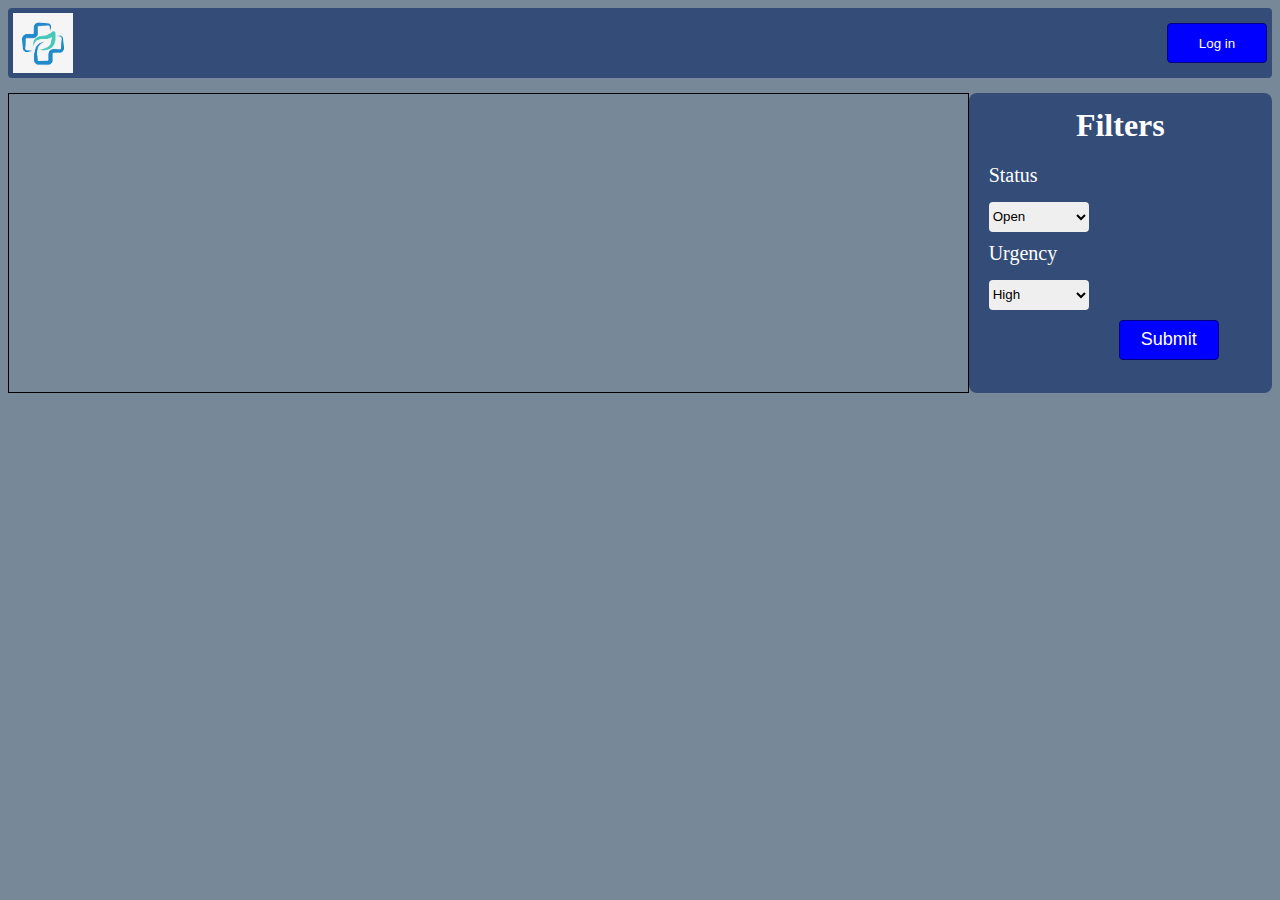
<file: advanced-js-step-project/index.html>
<!DOCTYPE html>
<html lang="en">
<head>
    <meta charset="UTF-8">
    <meta name="viewport" content="width=device-width, initial-scale=1.0">
    <link rel="stylesheet" href="style.css">
    <title>Document</title>
</head>
<body>
    <header>
    <img class="hospital-logo" src="imgs/hospital-logo-design-vector-medical-cross_53876-136743.avif" alt="Hospital logo">

    <button id="log-in" class="log-in">Log in</button>
    <button id="create-visit" class="create-visit">Create new Visit</button>

    </header>


<main>
    <section  class="filters">
        <h1>Filters</h1>
        <form id="filters-form" action="">
            <label class="filters-labels" for="">Status</label>
            <select class="filters-selector" name="status">
                <option value="Open">Open</option>
                <option value="Done">Done</option>
            </select>
            
            <label class="filters-labels" for="">Urgency</label>
            <select value="" class="filters-selector" name="urgency">
                <option value="High">High</option>
                <option value="Normal">Normal</option>
                <option value="Low">Low</option>
            </select>
            
            <input class="submit" type="button" placeholder="Submit" value="Submit">
        </form>
    </section>
    
   <section class="cards">

  

    

   </section>
</main>
   <div class="Modal">
        <title class="Modal__title">Please Log in to your account</title>
        <form class="log-in-form" action="">
            <label class="inputs-label" for="">Enter your Email</label>
            <input id="emailInp" type="email" placeholder="Enter your email">
            <label class="inputs-label" for="">Enter your Password</label>
            <input id="passwordInp" type="password" placeholder="Enter your password">
            <input class="log-in", id="logIn" value="Log in" type="submit">
        </form>
        <img id="close-modal" class="close-modal" src="imgs/png-klev-club-uve1-p-belii-krestik-png-2.png" alt="close modal">
    </div>
    
    <div id="modal-of-visit" class="Visit-modal">
        <form class="Visit__form" action="">
            <label class="Visit__label" for="">Enter your Full Name</label>
            <input id="fullName-Inp" type="text">
            <label class="Visit__label" for="">Choose doctor for visit</label>
            <label class="Visit__label" for="">Enter your status</label>
            <select name="" id="status">
                <option value="Open">Open</option>
                <option value="Done">Done</option>
            </select>
            <select style="height: 30px;" name="doctor" id="doctors">
                <option value="">Choose your doc</option>
                <option class="Visit-opt" value="Therapist">Therapist</option>
                <option class="Visit-opt" value="Dentist">Dentist</option>
                <option class="Visit-opt" value="Cardiologist">Cardiologist</option>
            </select>
            <label class="Visit__label" for="">Uregncy of visit</label>
            <select style="height: 30px;" name="Urgency" id="Urgency">
                <option value="High">High</option>
                <option value="Normal">Normal</option>
                <option value="Low">Low</option>
            </select>
            <div id="dynamic-content">

            </div>


            <button id="create-card"  style="margin-left: 70px; display: block;" class="create-visit">Create Visit</button>
        </form>
        <img id="close-Visit" class="close-modal" src="imgs/png-klev-club-uve1-p-belii-krestik-png-2.png" alt="close modal">
    </div>

    <script src="main.js"></script>
</body>
</html>
</file>
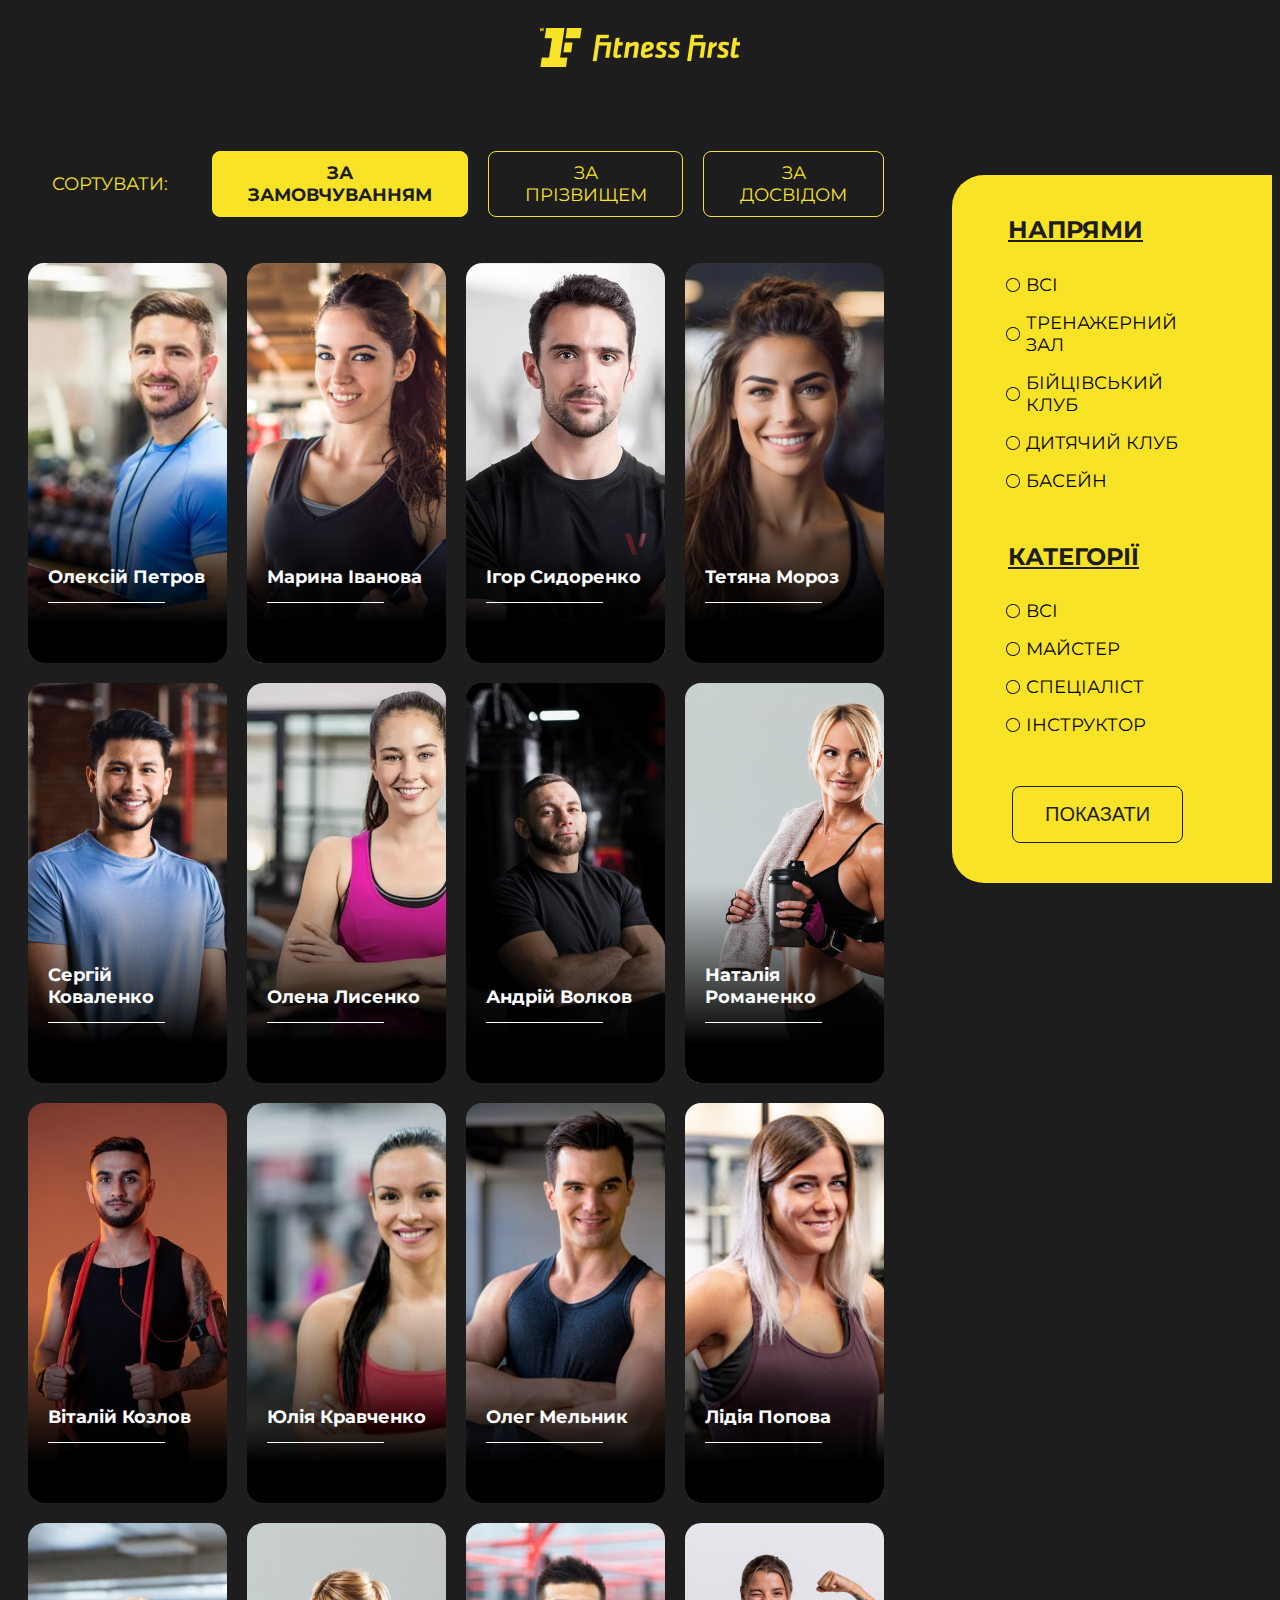
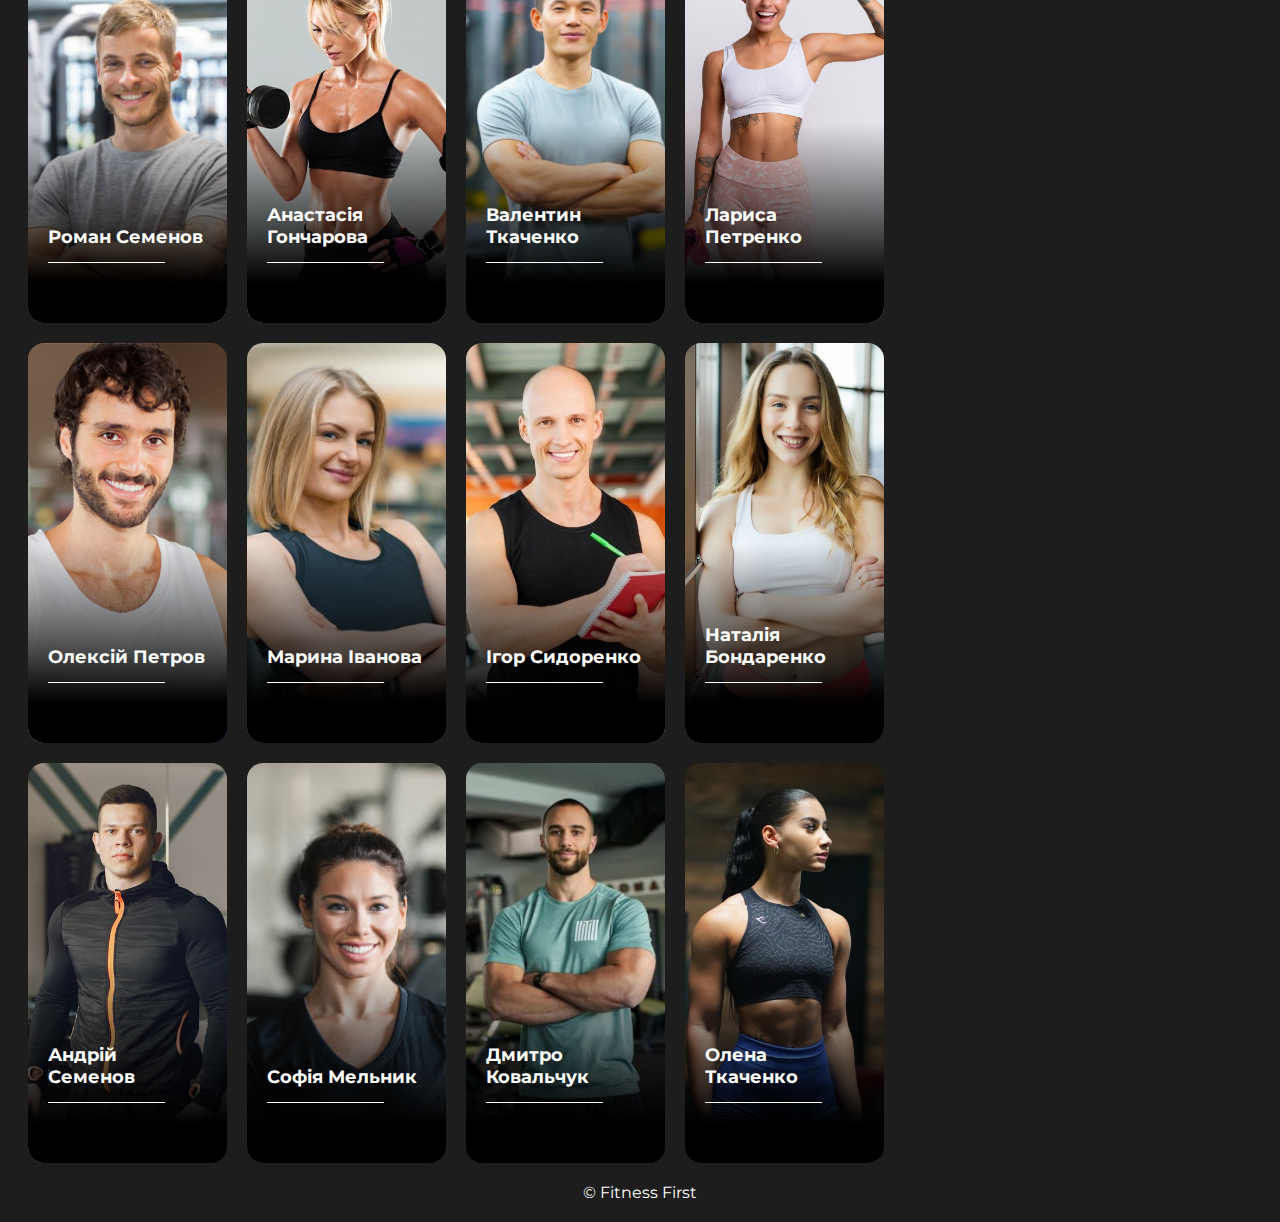
<file: basic-js-step-project/index.html>
<!DOCTYPE html>
<html lang="en">
	<head>
		<meta charset="UTF-8" />
		<meta name="viewport" content="width=device-width, initial-scale=1.0" />
		<title>Document</title>

		<link
			rel="apple-touch-icon"
			sizes="180x180"
			href="./favicons/apple-touch-icon.jpg"
		/>
		<link
			rel="icon"
			type="image/jpg"
			sizes="32x32"
			href="./favicons/favicon-32x32.jpg"
		/>
		<link
			rel="icon"
			type="image/jpg"
			sizes="16x16"
			href="./favicons/favicon-16x16.jpg"
		/>
		<link rel="manifest" href="./favicons/site.webmanifest" />
		<link
			rel="mask-icon"
			href="./favicons/safari-pinned-tab.svg"
			color="#5bbad5"
		/>
		<meta name="msapplication-TileColor" content="#2b5797" />
		<meta name="theme-color" content="#473a3a" />

		<link rel="preconnect" href="https://fonts.googleapis.com" />
		<link rel="preconnect" href="https://fonts.gstatic.com" crossorigin />

		<link rel="stylesheet" href="./css/index.css" />
		<link
			href="https://fonts.googleapis.com/css2?family=Montserrat:wght@400;500;700&display=swap"
			rel="stylesheet"
		/>
	</head>
	<body>
		<header class="page-header">
			<a href="index.html" class="logo">
				<img
					src="./img/logo.png"
					alt=""
					class="logo__img"
					width="200"
					height="39"
				/>
			</a>
		</header>

		<div class="page-wrapper">
			<main class="page-main">
				<section class="sorting" hidden>
					<p class="sorting__element sorting__title">СОРТУВАТИ:</p>

					<button
						class="sorting__element sorting__btn sorting__btn--active"
						type="button"
					>
						ЗА замовчуванням
					</button>

					<button class="sorting__element sorting__btn" type="button">
						ЗА ПРІЗВИЩЕМ
					</button>

					<button class="sorting__element sorting__btn" type="button">
						ЗА ДОСВІДОМ
					</button>
				</section>

				<section class="trainers-cards">
					<ul class="trainers-cards__container">
						<!-- Контейнер для карток тренерів -->
					</ul>
				</section>
			</main>

			<aside class="sidebar" hidden>
				<form class="sidebar__filters filters">
					<fieldset class="filters__fieldset">
						<legend class="filters__legend">НАПРЯМИ</legend>

						<input
							class="filters__input"
							type="radio"
							name="direction"
							id="all-direction"
							value="all"
							
						/>
						<label for="all-direction" class="filters__label"> ВСІ </label>

						<input
							class="filters__input"
							type="radio"
							name="direction"
							id="gym"
							value="gym"
							
						/>
						<label for="gym" class="filters__label"> ТРЕНАЖЕРНИЙ ЗАЛ </label>

						<input
							class="filters__input"
							type="radio"
							name="direction"
							id="fight-club"
							value="fight club"
							
						/>
						<label for="fight-club" class="filters__label">
							БІЙЦІВСЬКИЙ КЛУБ
						</label>

						<input
							class="filters__input"
							type="radio"
							name="direction"
							id="kids-club"
							value="kids club"
							
						/>
						<label for="kids-club" class="filters__label"> ДИТЯЧИЙ КЛУБ </label>

						<input
							class="filters__input"
							type="radio"
							name="direction"
							id="swimming-pool"
							value="swimming pool"
						/>
						<label for="swimming-pool" class="filters__label"> БАСЕЙН </label>
					</fieldset>

					<fieldset class="filters__fieldset">
						<legend class="filters__legend">КАТЕГОРІЇ</legend>

						<input
							class="filters__input"
							type="radio"
							name="category"
							id="all-category"
							value="all"
							
						/>
						<label for="all-category" class="filters__label"> ВСІ </label>

						<input
							class="filters__input"
							type="radio"
							name="category"
							id="master"
							value="master"
							
						/>
						<label for="master" class="filters__label"> МАЙСТЕР </label>

						<input
							class="filters__input"
							type="radio"
							name="category"
							id="specialist"
							value="specialist"
							
						/>
						<label for="specialist" class="filters__label"> СПЕЦІАЛІСТ </label>

						<input
							class="filters__input"
							type="radio"
							name="category"
							id="instructor"
							value="instructor"
						/>
						<label for="instructor" class="filters__label"> ІНСТРУКТОР </label>
					</fieldset>

					<input type="submit" value="ПОКАЗАТИ" class="filters__submit" />
				</form>
			</aside>
		</div>

		<footer class="page__footer">
			<p class="copyright">&copy; Fitness First</p>
		</footer>

		<template id="modal-template">
			<div class="modal">
				<div class="modal__body">
					<img
						src="./img/trainers/trainer-m1.jpg"
						alt=""
						class="modal__img"
						width="280"
						height="360"
					/>
					<div class="modal__description">
						<p class="modal__name">Мануйленко Артем</p>
						<p class="modal__point modal__point--category">
							Категорія: інструктор
						</p>    
						<p class="modal__point modal__point--experience">Досвід: 8 років</p>
						<p class="modal__point modal__point--specialization">
							Напрям тренера: Тренажерний зал
						</p>
						<p class="modal__text">
							Артем спеціалізується на функціональному тренуванні. Він розробив
							власну систему вправ для зміцнення корпусу. Його учні завжди
							отримують видимі результати.
						</p>
					</div>

					<button class="modal__close">
						<svg
							xmlns="http://www.w3.org/2000/svg"
							width="30"
							height="30"
							viewBox="0 0 72 72"
						>
							<path
								d="M 19 15 C 17.977 15 16.951875 15.390875 16.171875 16.171875 C 14.609875 17.733875 14.609875 20.266125 16.171875 21.828125 L 30.34375 36 L 16.171875 50.171875 C 14.609875 51.733875 14.609875 54.266125 16.171875 55.828125 C 16.951875 56.608125 17.977 57 19 57 C 20.023 57 21.048125 56.609125 21.828125 55.828125 L 36 41.65625 L 50.171875 55.828125 C 51.731875 57.390125 54.267125 57.390125 55.828125 55.828125 C 57.391125 54.265125 57.391125 51.734875 55.828125 50.171875 L 41.65625 36 L 55.828125 21.828125 C 57.390125 20.266125 57.390125 17.733875 55.828125 16.171875 C 54.268125 14.610875 51.731875 14.609875 50.171875 16.171875 L 36 30.34375 L 21.828125 16.171875 C 21.048125 15.391875 20.023 15 19 15 z"
							></path>
						</svg>
					</button>
				</div>
			</div>
		</template>

		<template id="trainer-card">
			<li class="trainer">
				<img
					src="./img/trainers/trainer-m12.png"
					alt=""
					class="trainer__img"
					width="280"
					height="300"
				/>
				<p class="trainer__name">Мануйленко Артем</p>

				<button class="trainer__show-more" type="button">ПОКАЗАТИ</button>
			</li>
		</template>

		<script src="./js/index.js"></script>
	</body>
</html>
</file>
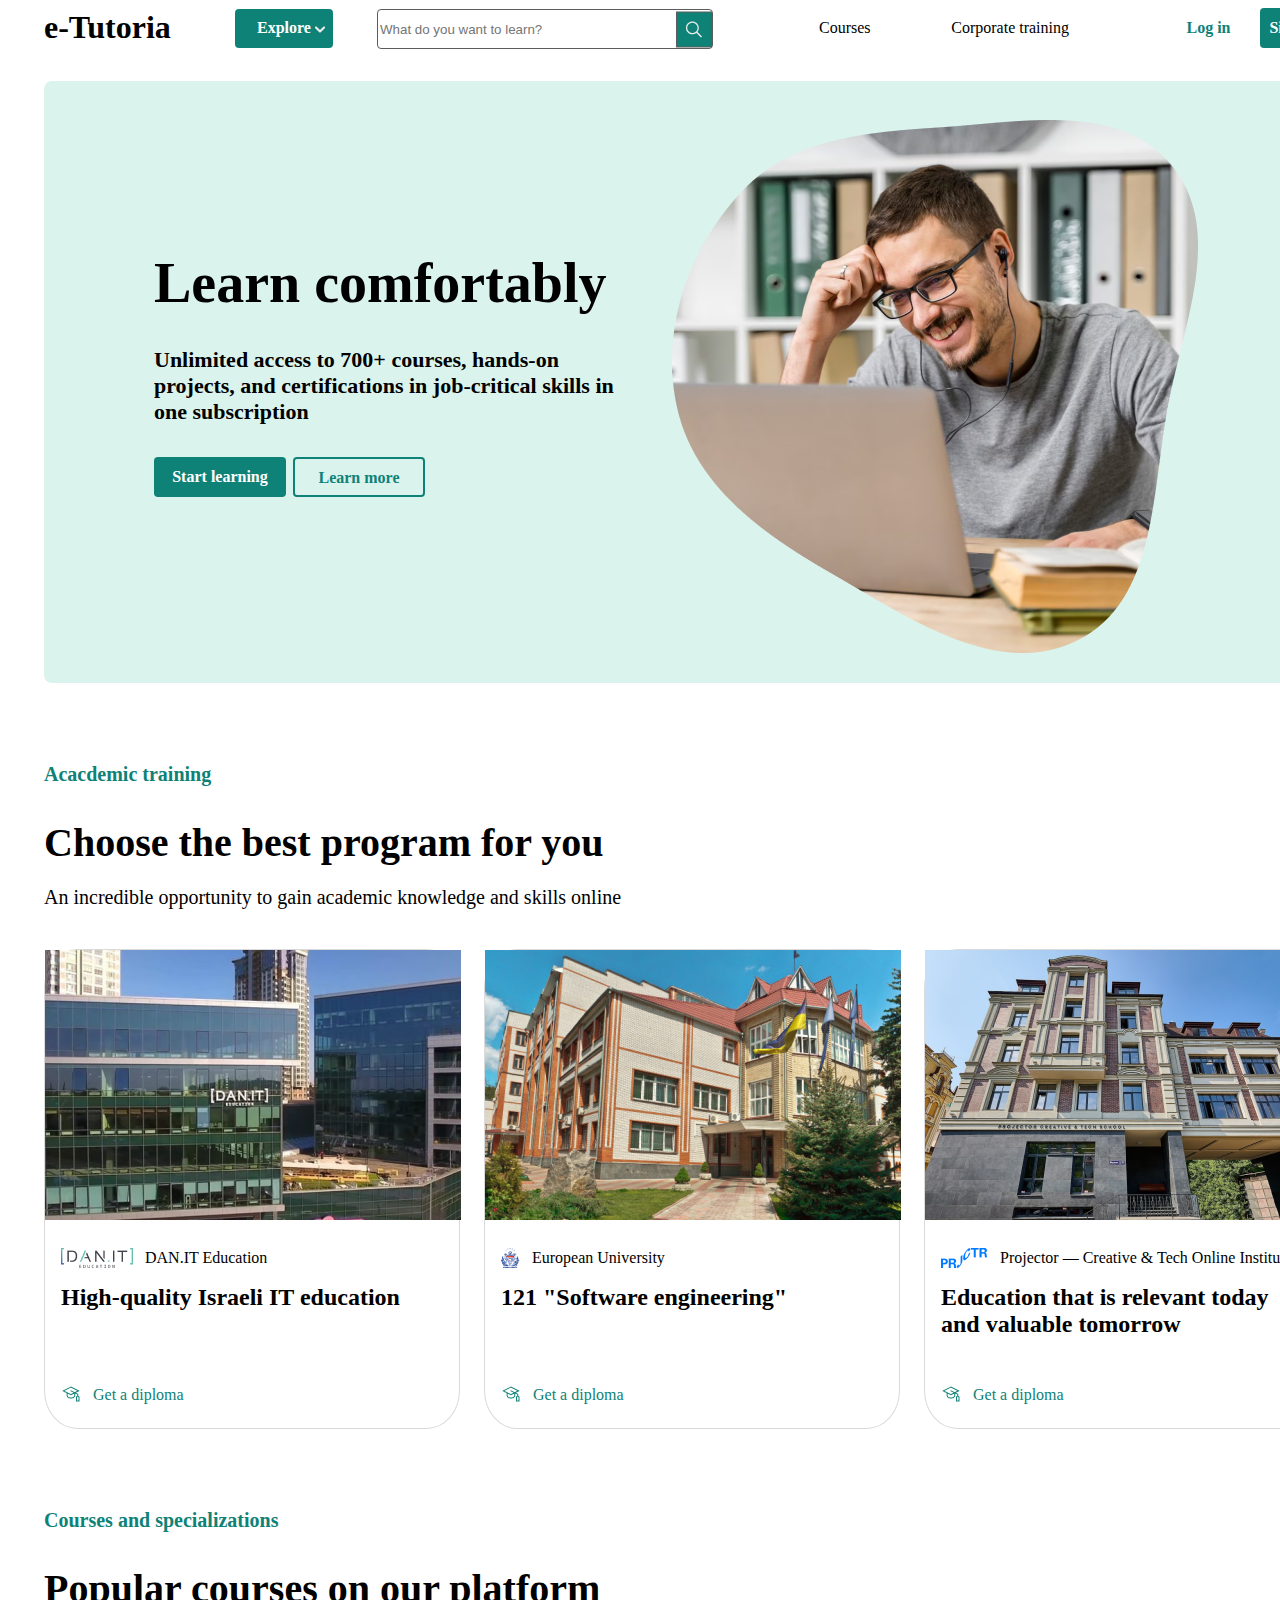
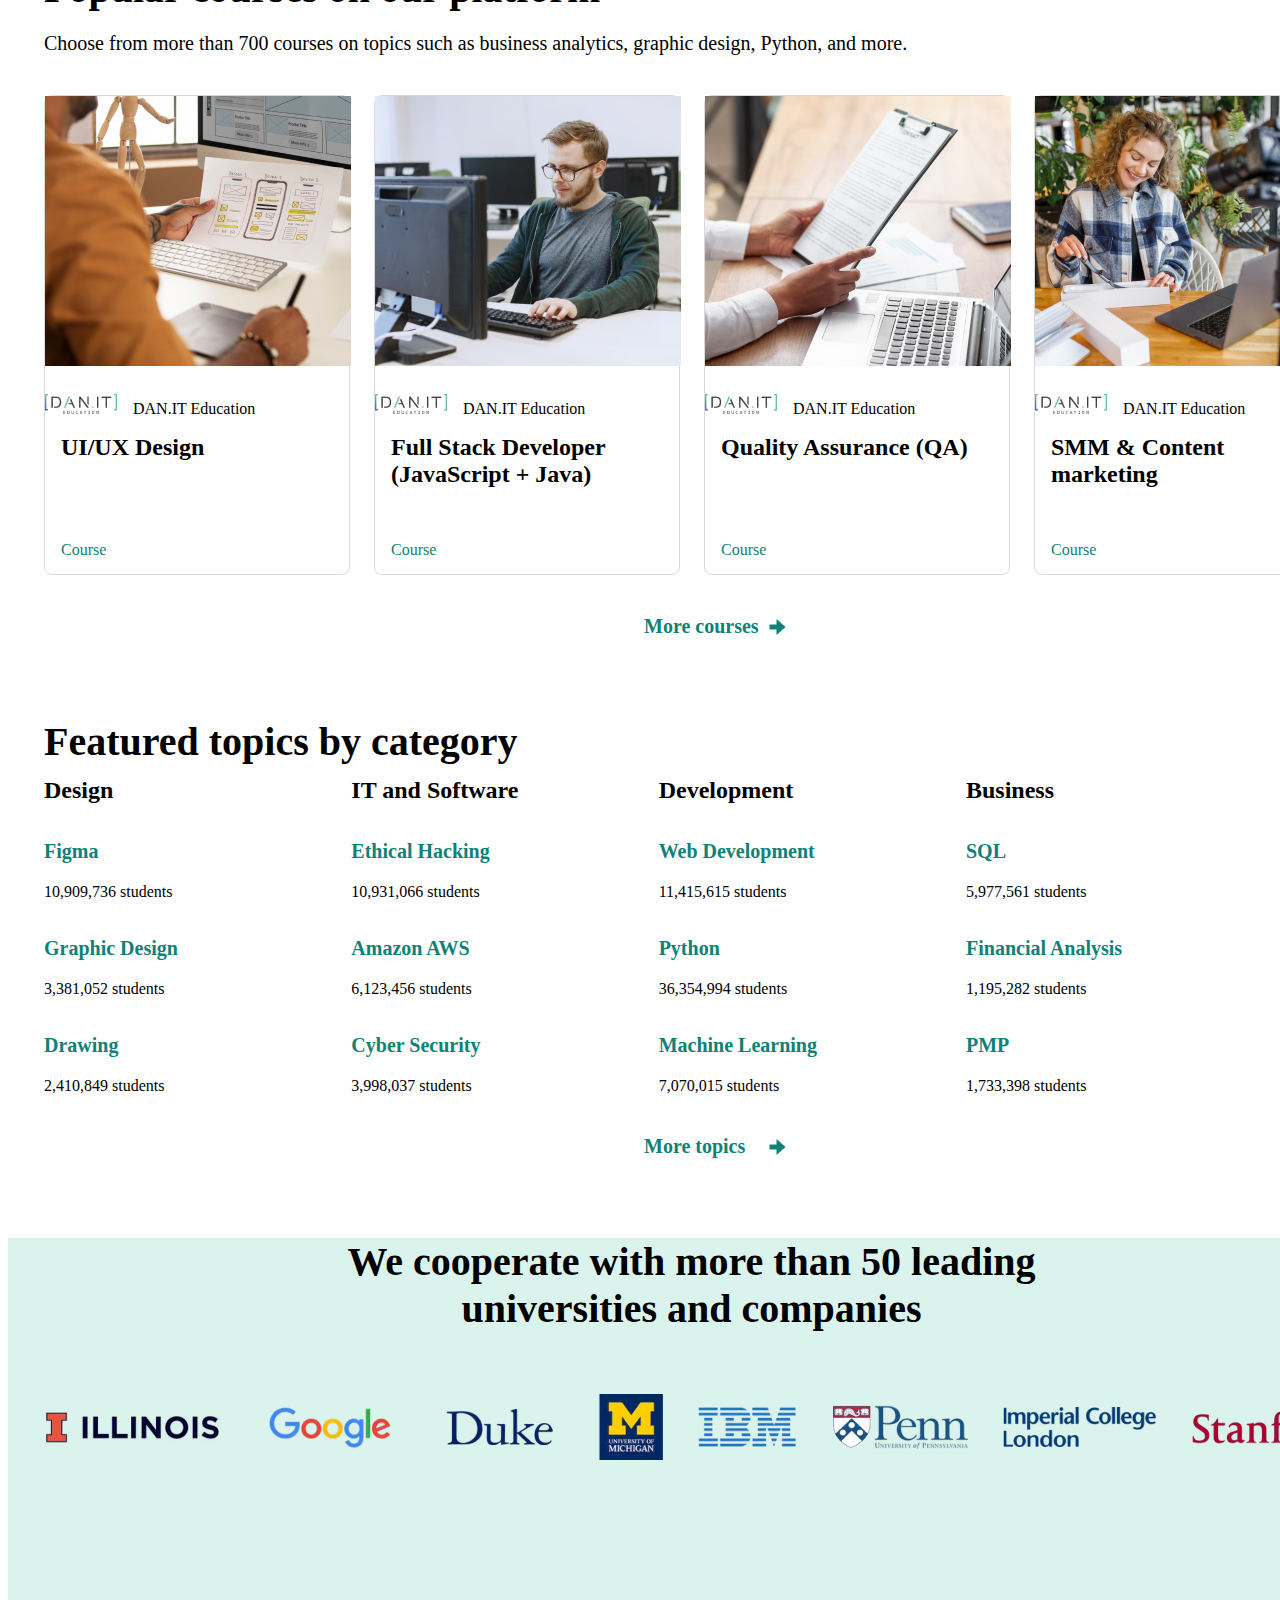
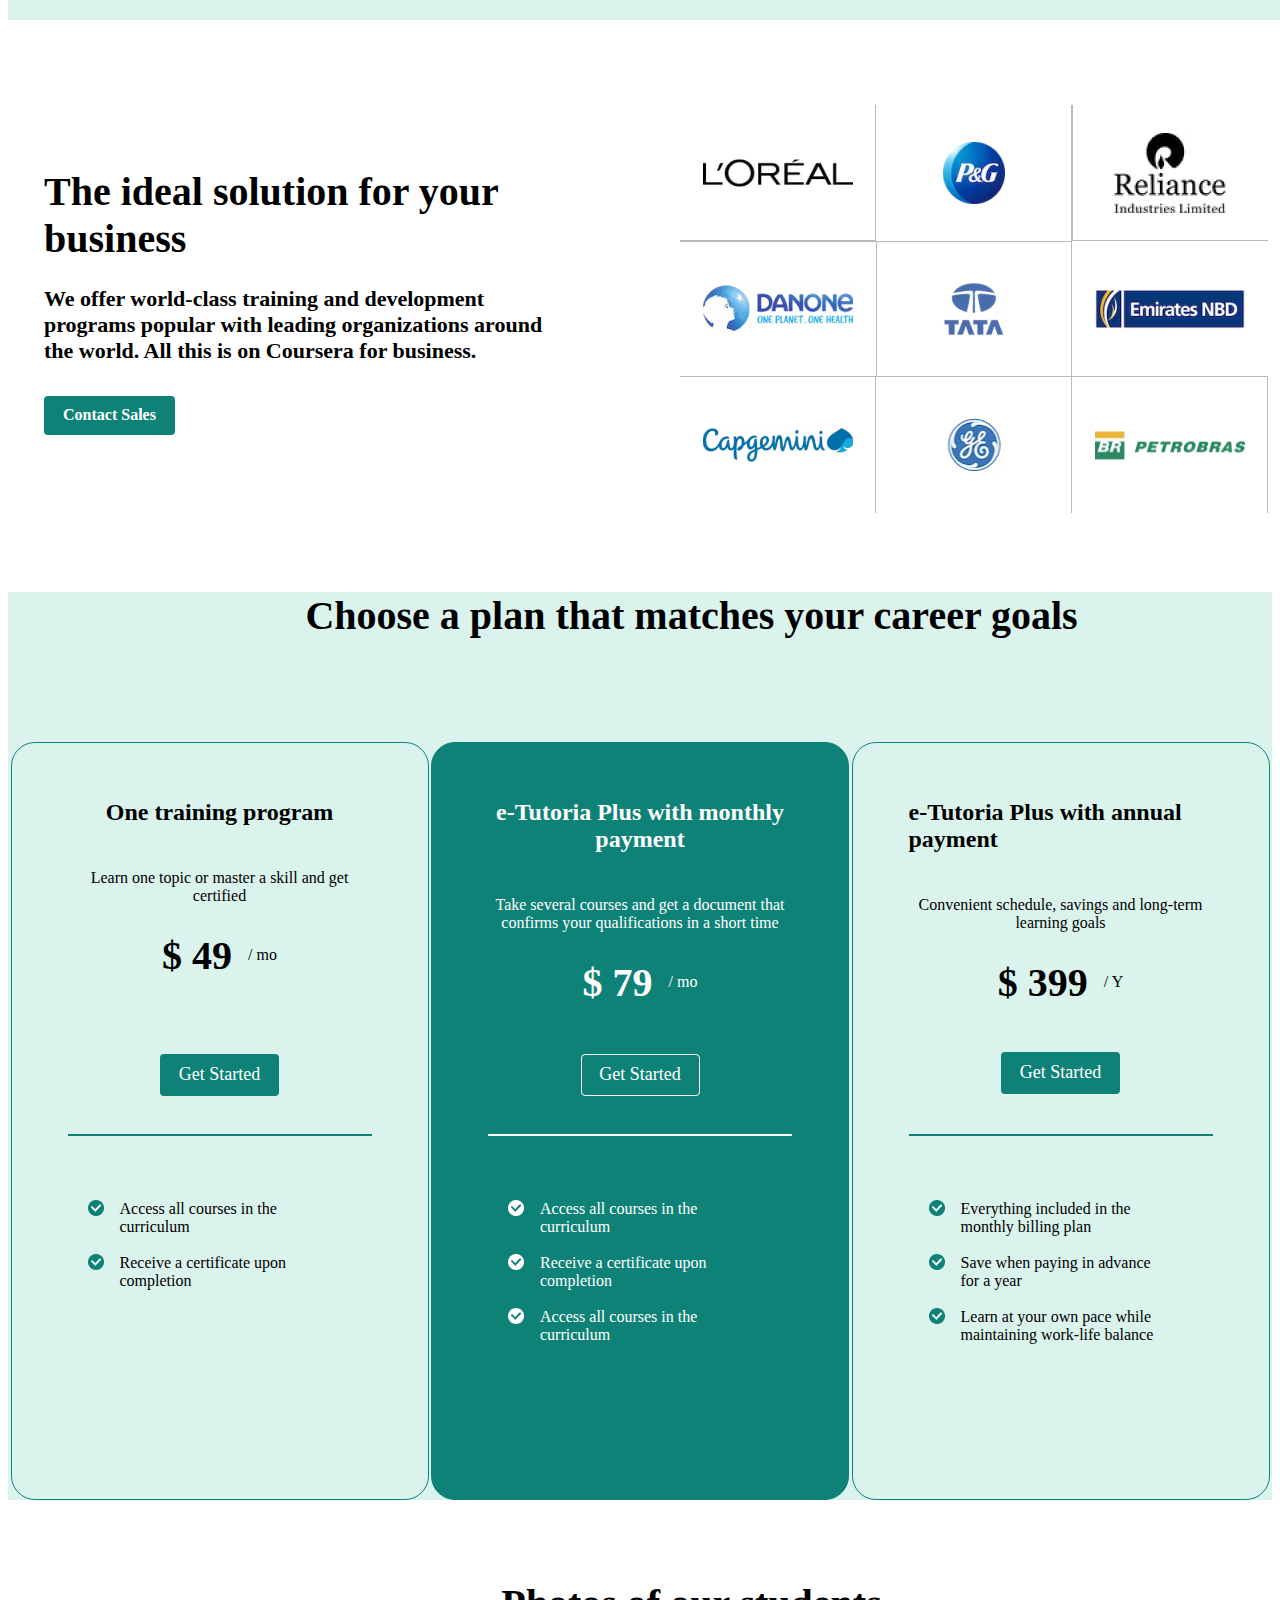
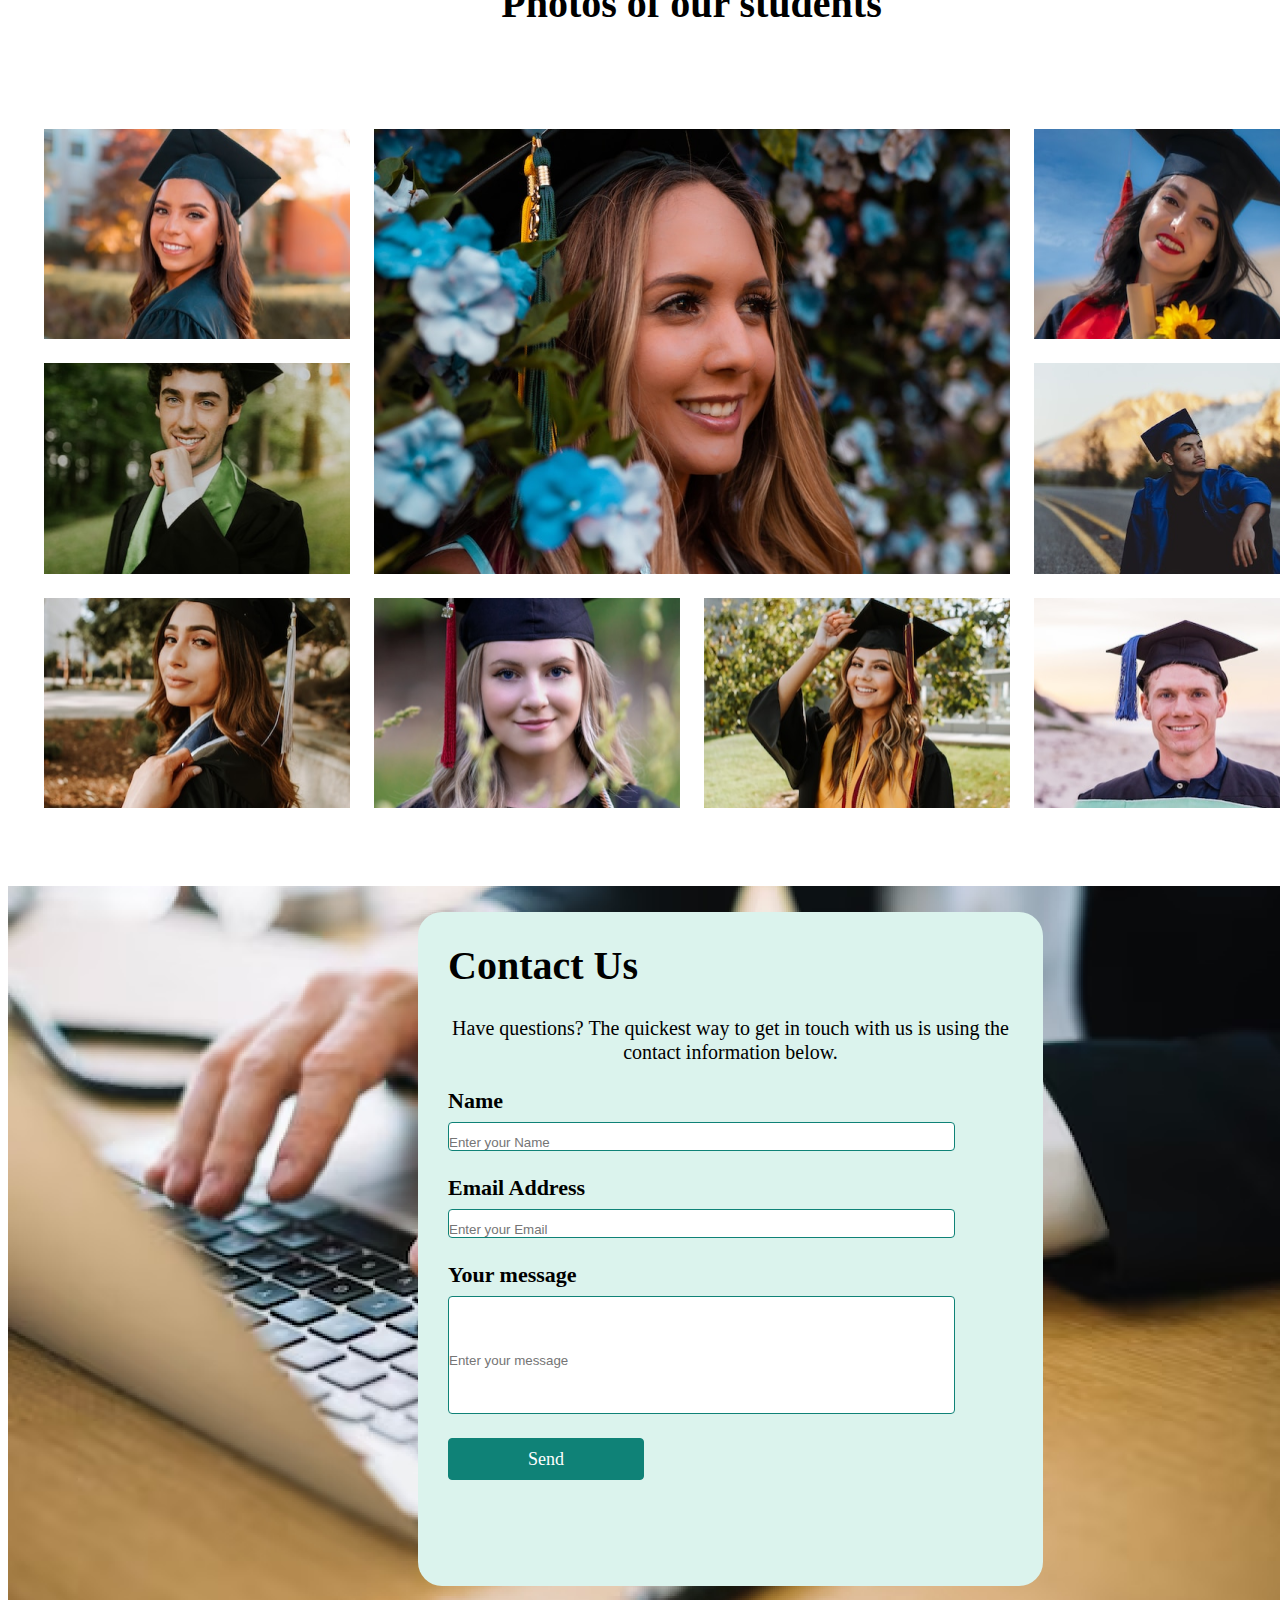
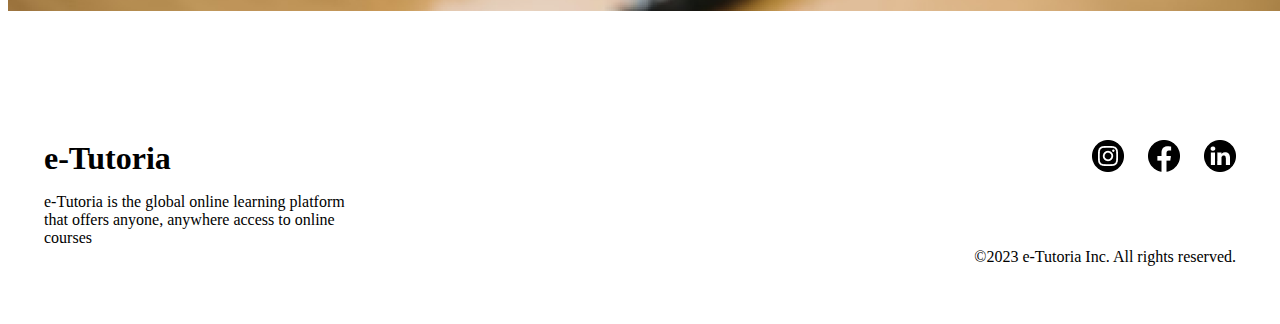
<file: step-project/index.html>
<!DOCTYPE html>
<html lang="en">
<head>
    <meta charset="UTF-8">
    <meta name="viewport" content="width=device-width, initial-scale=1.0">
    <link rel="stylesheet" href="style.css">
    <title>Document</title>
</head>
<body>

<header>



    <div class="nav-top">
        <a class="logo" href="">e-Tutoria</a>
        <form class="explore-search" action="">
            <button class="explore">Explore</button>
            <div class="input-img">
                <input class="top-input" type="text" placeholder="What do you want to learn?">
            </div>
        </form>
    
        
        <div class="course-training">
            <span class="variants">Courses</span>
            <span class="variants">Corporate training</span>
        </div>
        <div class="header-butns">
                <button class="log-in"><a class="link-log-in" href="">Log in</a></button>
                <button class="up"><a class="link-up" href="">Sign up</a></button> 
        </div>
    </div>
</header>



    <div class="banner">
        <div class="txt-btn">
            <span class="comfort-learn">Learn comfortably</span>
            <p class="access">Unlimited access to 700+ courses, hands-on projects, and certifications in job-critical skills in one subscription</p>
            <div class="buttons">
                <button class="start-learn">Start learning</button>
                <button class="learn-more">Learn more</button>
            </div>
        </div>
        <img class="face" src="imgs/hero-img.png" alt="">
    </div>
    <span class="green-heading">Acacdemic training</span>
    <h2>Choose the best program for you</h2>
    <p class="under-h">An incredible opportunity to gain academic knowledge and skills online</p>
    <div class="best-programs">
        <a class="program" href="">
            <img class="grid-img-1" src="imgs/image 8.png" alt="">
                <div class="content-card-2">
                        <div class="info-card">
                <img src="imgs/dan-logo 1.png" alt="">
                <span class="company">DAN.IT Education</span>
                        </div>
                    <h3>High-quality Israeli IT education</h3>
                </div>
                <img class="green-img" src="imgs/cds-react-aria-9.png" alt=""><span class="green-txt-card-1">Get a diploma</span>
        </a>
        <a class="program" href="">
            <img class="grid-img-1" src="imgs/image 9.png" alt="">
                <div class="content-card-2">
                        <div class="info-card">
                <img src="imgs/eu_logo.png" alt="">
                <span class="company">European University</span>
                        </div>
                    <h3>121 "Software engineering"</h3>
                </div>
                <img class="green-img" src="imgs/cds-react-aria-9.png" alt=""><span class="green-txt-card-1">Get a diploma</span>
        </a>
        <a class="program" href="">
            <img class="grid-img-1" src="imgs/image 10.png" alt="">
                <div class="content-card-2">
                        <div class="info-card-1">
                <img src="imgs/logo-prjctr.png" alt="">
                <span class="company">Projector — Creative & Tech Online Institute</span>
                        </div>
                    <h3>Education that is relevant today and valuable tomorrow</h3>
                </div>
                <img class="green-img" src="imgs/cds-react-aria-9.png" alt=""><span class="green-txt-card-1">Get a diploma</span>
        </a>
    </div>
    <span class="green-heading">Courses and specializations</span>
    <h2>Popular courses on our platform</h2>
    <p class="under-h">Choose from more than 700 courses on topics such as business analytics, graphic design, Python, and more.</p>
    <div class="courses">
        <a class="department" href="">
            <img src="imgs/card-photo.png" alt="">
                <div class="content-card">
                        <div class="info-card-2">
                <img src="imgs/dan-logo 1.png" alt="">
                <span class="company">DAN.IT Education</span>
                        </div>
                    <h3>UI/UX Design</h3>
                </div>
        <span class="green-txt-card-2">Course</span>
    </a>
    <a class="department" href="">
        <img class="card-top" src="imgs//image 12.png" alt="">
            <div class="content-card">
                    <div class="info-card-2">
            <img src="imgs/dan-logo 1.png" alt="">
            <span class="company">DAN.IT Education</span>
                    </div>
                <h3>Full Stack Developer (JavaScript + Java)</h3>
            </div>
    <span class="green-txt-card-2">Course</span>
    </a>
    <a class="department" href="">
        <img class="card-top" src="imgs/card-photo-phone.png" alt="">
            <div class="content-card">
                    <div class="info-card-2">
            <img src="imgs/dan-logo 1.png" alt="">
            <span class="company">DAN.IT Education</span>
                    </div>
                <h3>Quality Assurance (QA)</h3>
            </div>
    <span class="green-txt-card-2">Course</span>
    </a>
    <a class="department" href="">
        <img class="card-top" src="imgs/image 14.png" alt="">
            <div class="content-card">
                    <div class="info-card-2">
            <img src="imgs/dan-logo 1.png" alt="">
            <span class="company">DAN.IT Education</span>
                    </div>
                <h3>SMM & Content marketing</h3>
            </div>
    <span class="green-txt-card-2">Course</span>
    </a>
    </div>
    <div class="more">
        <span class="green-heading">More courses</span>
        <img class="arrow" src="imgs/arrow.png" alt="">
    </div>
    <h2>Featured topics by category</h2>
    <div class="grid-3">
        <div class="grid-itm-1">
            <span class="profession">Design</span>
            <span class="green-txt-grid">Figma</span>
            <span class="count">10,909,736 students</span>
            <span class="green-txt-grid">Graphic Design</span>
            <span class="count">3,381,052 students</span>
            <span class="green-txt-grid">Drawing</span>
            <span class="count">2,410,849 students</span>
        </div>
        <div class="grid-itm-1">
            <span class="profession">IT and Software</span>
            <span class="green-txt-grid">Ethical Hacking</span>
            <span class="count">10,931,066 students</span>
            <span class="green-txt-grid">Amazon AWS</span>
            <span class="count">6,123,456 students</span>
            <span class="green-txt-grid">Cyber Security</span>
            <span class="count">3,998,037 students</span>
        </div>
        <div class="grid-itm-1">
            <span class="profession">Development</span>
            <span class="green-txt-grid">Web Development</span>
            <span class="count">11,415,615 students</span>
            <span class="green-txt-grid">Python</span>
            <span class="count">36,354,994 students</span>
            <span class="green-txt-grid">Machine Learning</span>
            <span class="count">7,070,015 students</span>
        </div>
        <div class="grid-itm-1">
            <span class="profession">Business</span>
            <span class="green-txt-grid">SQL</span>
            <span class="count">5,977,561 students</span>
            <span class="green-txt-grid">Financial Analysis</span>
            <span class="count">1,195,282 students</span>
            <span class="green-txt-grid">PMP</span>
            <span class="count">1,733,398 students</span>
        </div>
    </div>

    <div class="more">
        <span class="green-heading">More topics</span>
        <img class="arrow" src="imgs/arrow.png" alt="">
    </div>
    <div class="universities">
        <h4>We cooperate with more than 50 leading universities and companies</h2>
            <div class="uni-imgs">
                <img class="" src="imgs/cooperate.png" alt="">
                <img class="" src="imgs/cooperate2.png" alt="">
                <img class="" src="imgs/cooperate3.png" alt="">
                <img class="" src="imgs/cooperate4.png" alt="">
                <img class="" src="imgs/cooperate5.png" alt="">
                <img class="" src="imgs/cooperate6.png" alt="">
                <img class="" src="imgs/cooperate7.png" alt="">
                <img class="" src="imgs/cooperate8.png" alt="">
            </div>
    </div>
    <div class="text-section">
        <div class="orientation">
             <span class="heading-orientation">The ideal solution for your business</span>
            <p class="offer">We offer world-class training and development programs popular with leading organizations around the world. All this is on Coursera for business.</p>
            <button class="contact">Contact Sales</button>
        </div>

        <div class="business">
            <div class="item-1"><img src="imgs/business.png" alt=""></div>
            <div class="item-2"><img src="imgs/image 24.png" alt=""></div>
            <div class="item-3"><img src="imgs/business3.png" alt=""></div>
            <div class="item-4"><img src="imgs/image 26.png" alt=""></div>
            <div class="item-5"><img src="imgs/image 25.png" alt=""></div>
            <div class="item-6"><img src="imgs/image 27.png" alt=""></div>
            <div class="item-7"><img src="imgs/image 29.png" alt=""></div>
            <div class="item-8"><img src="imgs/image 30.png" alt=""></div>
            <div class="item-9"><img class="petrobras" src="imgs/image 31.png" alt=""></div>
        </div>
    </div>
    <div class="plans">
        <h4>Choose a plan that matches your career goals</h4>
        <div class="buy">
            <div class="side-card">
                <div class="top-part">
                    <span class="heading-side-card">One training program</span>
                    <p class="side-txt">Learn one topic or master a skill and get certified</p>
                    <div class="price">
                        <span class="cost-side">$ 49</span>
                        <span class="slash-side">/ mo</span>
                    </div>
                    <button class="started-side"><a class="start" href="">Get Started</a></button>
                </div>
                <ul class="side-list">
                    <li class="side-li">
                        <img src="imgs/bullit.png" alt="">
                        <span class="list-txt">Access all courses in the curriculum</span>
                    </li>
                    <li class="side-li">
                        <img src="imgs/bullit.png" alt="">
                        <span class="list-txt">Receive a certificate upon completion</span>
                    </li>
                </ul>
            </div>
            <div class="middle-card">
                <div class="top-part-mid">
                    <span class="heading-mid-card">e-Tutoria Plus with monthly payment</span>
                    <p class="mid-txt">Take several courses and get a document that confirms your qualifications in a short time</p>
                    <div class="price-2">
                        <span class="cost-mid">$ 79</span>
                        <span class="slash-mid">/ mo</span>
                    </div>
                    <button class="started-mid"><a class="start" href="">Get Started</a></button>
                </div>
                <ul class="mid-list">
                    <li class="side-li">
                        <img src="imgs/bullit2.png" alt="">
                        <span class="list-txt-mid">Access all courses in the curriculum</span>
                    </li>
                    <li class="side-li">
                        <img src="imgs/bullit2.png" alt="">
                        <span class="list-txt-mid">Receive a certificate upon completion</span>
                    </li>
                    <li class="side-li">
                        <img src="imgs/bullit2.png" alt="">
                        <span class="list-txt-mid">Access all courses in the curriculum</span>
                    </li>
                </ul>
            </div>
            <div class="side-card">
                <div class="top-part">
                    <span class="heading-side-card">e-Tutoria Plus with annual payment</span>
                    <p class="side-txt">Convenient schedule, savings and long-term learning goals</p>
                    <div class="price-3">
                        <span class="cost-side">$ 399</span>
                        <span class="slash-side">/ Y</span>
                    </div>
                    <button class="started-side"><a class="start" href="">Get Started</a></button>
                </div>
                <ul class="side-list">
                    <li class="side-li">
                        <img src="imgs/bullit.png" alt="">
                        <span class="list-txt">Everything included in the monthly billing plan</span>
                    </li>
                    <li class="side-li">
                        <img src="imgs/bullit.png" alt="">
                        <span class="list-txt">Save when paying in advance for a year</span>
                    </li>
                    <li class="side-li">
                        <img src="imgs/bullit.png" alt="">
                        <span class="list-txt">Learn at your own pace while maintaining work-life balance</span>
                    </li>
                </ul>
            </div>
    </div>
    </div>
    <h4>Photos of our students</h4>
    <div class="grid-photos">
        <img class="student-1" src="imgs/students-9.png" alt="">
        <img class="student-2" src="imgs/students-12.png" alt="">
        <img class="student-3" src="imgs/students-23.png" alt="">
        <img class="student-4" src="imgs/students-34.png" alt="">
        <img class="student-5" src="imgs/students-45.png" alt="">
        <img class="student-6" src="imgs/students-55.png" alt="">
        <img class="student-7" src="imgs/students-67.png" alt="">
        <img class="student-8" src="imgs/students-78.png" alt="">
        <img class="student-9" src="imgs/students-89.png" alt="">
    </div>
    <div class="conection">
        <form class="contact-us" action="">
            <h5>Contact Us</h5>
            <span class="question">Have questions? The quickest way to get in touch with us is using the contact information below.</span>
            <span class="help">Name</span>
            <input class="name-adress" type="text" placeholder="Enter your Name">
            <span class="help">Email Address</span>
            <input class="name-adress" type="text" placeholder="Enter your Email">
            <span class="help">Your message</span>
            <input class="message" type="text" placeholder="Enter your message">
            <input class="send" type="submit" value="Send">
        </form>
    </div>
    <footer>
        <div class="tutorial">
            <span class="e-tutor">e-Tutoria</span>
            <span class="tutor-txt">e-Tutoria is the global online learning platform that offers anyone, anywhere access to online courses</span>
        </div>
        <div class="soc-media">
            <div class="link-media">
                <a class="insta" href=""></a>
                <a class="faceb" href=""></a>
                <a class="in" href=""></a>
            </div>
            <div class="served">
            &copy;<span class="tutor-txt"> 2023 e-Tutoria Inc. All rights reserved.</span>
        </div>
        </div>
    </footer>
</body>
</html>
</file>
<file: advanced-js-step-project/style.css>
body {
    background-color: lightslategray;
}

header {
    display: flex;
    flex-direction: row;
    justify-content: space-between;
    align-items: center;
    background-color: rgb(52, 76, 120);
    border-radius: 4px;
    padding: 5px;
    margin-bottom: 15px;
}

.hospital-logo {
    width: 60px;
    height: 60px;
    display: block;
}

.log-in {
    display: block;
    border: 1px solid navy;
    border-radius: 4px;
    background-color: blue;;
    color: white;
    width: 100px;
    height: 40px;
    cursor: pointer;
}

.Modal {
    display: none;
    width: 350px;
    height: 300px;
    border: 1px solid grey;
    border-radius: 10px;
    background-color: rgb(52, 76, 120);
    position: absolute;
    left: 800px;
    top: 250px;
    align-items: center;
    text-align: center;
    padding: 20px 20px 20px 20px;
}

.Modal__title {
    display: block;
    color: white;
    font-size: 32px;
    font-weight: bold;
}

.log-in-form {
    display: flex;
    flex-direction: column;
    align-items: center;
    height: 230px;
    justify-content: space-around;
}

.inputs-label {
    font-size: 20px;
    color: white;
    font-weight: 200;
}

.close-modal {
    width: 35px;
    height: 35px;
    position: absolute;
    right: 10px;
    top: 10px;
    cursor: pointer;
}

.create-visit {
    display: none;
    border: 1px solid gray;
    border-radius: 4px;
    background-color: blueviolet;
    color: antiquewhite;
    width: 200px;
    height: 40px;
    cursor: pointer;
}

.filters {
    width: 400px;
    height: 300px;
    display: flex;
    justify-content: center;
    flex-direction: column;
    border-radius: 8px;
    background-color: rgb(52, 76, 120);
}

h1 {
    text-align: center;
    margin: 0;
    color: white;
}

#filters-form {
    display: flex;
    flex-direction: column;
    gap: 10px;
    padding-left: 20px;
    padding-top: 20px;
    padding-bottom: 20px;
}

.filters-labels {
    color: white;
    font-size: 20px;
}

.filters-selector {
    width: 100px;
    height: 30px;
    border: none;
    border-radius: 4px;
    margin-top: 5px;
}

.submit {
    width: 100px;
    height: 40px;
    border: 1px solid navy;
    border-radius: 4px;
    color: white;
    text-align: center;
    font-size: 18px;
    background-color: blue;
    margin-left: 130px;
}



.Visit-modal {
    display: none;
    width: 350px;
    border: 1px solid grey;
    border-radius: 10px;
    background-color: rgb(52, 76, 120);
    position: absolute;
    left: 800px;
    top: 250px;
    align-items: center;
    text-align: center;
    padding: 20px 20px 20px 20px;
}

.Visit__form {
    display: flex;
    flex-direction: column;
    align-items: flex-start;
    gap: 15px;
}

.Visit__label {
    color: white;
    font-size: 20px;
    font-weight: 200;
}

.Visit-opt {
    border: none;
    border-radius: 4px;
}

.cadrdiologist {
    display: flex;
    flex-direction: column;
    align-items: flex-start;
    gap: 15px;
}

.Dentist {
    display: flex;
    flex-direction: column;
    gap: 15px;
}

.Therapist {
    display: flex;
    justify-content: flex-start;
    flex-direction: column;
}

main {
    display: flex;
    flex-direction: row-reverse;
}

.cards {
    display: grid;
    grid-template-columns: repeat(4, 1fr);
    grid-gap: 10px;
    border: 1px solid black;
    width: 100%;
    text-align: center;
}

.card {
    display: flex;
    flex-direction: column;
    background-color: rgb(52, 76, 120);
    opacity: 60%;
    height: auto;
    padding: 10px 10px 10px 10px;
    align-items: center;
}

h2 {
    color: white;
    font-weight: bold;
    text-align: center;
}

.top-of-card {
    width: 100%;
    display: flex;
    flex-direction: row;
    align-items: center;
    justify-content: space-between;
}

#deleat-btn {
    display: block;
    width: 40px;
    height: 30px;
}

.fullName {
    display: block;
    color: white;
    font-size: 18px;
    text-align: center;
}

.doctor-card {
    height: 60px;
    font-size: 24px;
    color: white;
    font-weight: 300;
    margin-bottom: 80px;
}

#full-info {
    width: 80px;
    height: 50px;
    border: 1px solid navy;
    border-radius: 4px;
    color: white;
    text-align: center;
    font-size: 18px;
    background-color: blue;
}

#delet-card-btn {
    width: 23px;
    height: 23px;
}


.additoinalInf {
    color: white;
    font-size: 18px;
}
</file>
<file: basic-js-step-project/css/index.css>
*,
*::after,
*::before {
	box-sizing: border-box;
}

html {
	height: 100%;
}

body {
	background-color: #1c1d1c;
	font-family: "Montserrat", sans-serif;
	display: grid;
	grid-template-rows: auto 1fr auto;
	height: 100%;
}

a {
	text-decoration: none;
}

button {
	font: inherit;
	color: inherit;
}

img {
	max-width: 100%;
}

[hidden] {
	display: none !important;
}

.page-header {
	padding-top: 20px;
	padding-bottom: 44px;
	text-align: center;
}

.page-wrapper {
	position: relative;
}

.page-main {
	max-width: 70vw;
	padding-left: 20px;
	padding-right: 20px;
}

/* * SORTING */

.sorting {
	padding-top: 30px;
	padding-bottom: 40px;

	display: flex;
	align-items: center;
	column-gap: 20px;
}

.sorting__title {
	padding: 10px 24px;
	color: #f8e327;
	font-size: 18px;
	line-height: normal;
	text-transform: uppercase;
}

.sorting__btn {
	padding: 10px 24px;
	color: #f8e327;
	font-size: 18px;
	line-height: normal;
	text-transform: uppercase;
	border-radius: 8px;
	background-color: transparent;
	border: 1px solid #f8e327;
	cursor: pointer;
}

.sorting__btn--active {
	background-color: #f8e327;
	color: #1c1d1c;
	font-weight: 700;
}

/* * TRAINERS */

.trainers-cards__container {
	padding-left: 0;
	margin-top: 0;
	margin-bottom: 0;
	list-style-type: none;

	display: grid;
	grid-template-columns: repeat(4, 1fr);
	gap: 20px;
}

.trainer {
	position: relative;
	padding: 40px 20px;
	border-radius: 16px;
	overflow: hidden;
	height: 400px;

	display: flex;
	flex-direction: column;
}

.trainer::before {
	content: "";
	position: absolute;
	bottom: 0;
	left: 0;
	width: 100%;
	height: 50%;
	background-image: linear-gradient(to top, #000 20%, rgba(0, 0, 0, 0) 100%);
	z-index: -1;
}

.trainer__img {
	position: absolute;
	left: 0;
	top: 0;
	width: 100%;
	height: 100%;
	z-index: -2;
	object-fit: cover;
	object-position: top center;
}

.trainer__name {
	margin-top: auto;
	margin-bottom: 20px;
	padding-bottom: 15px;
	position: relative;

	color: #fff;
	font-size: 18px;
	font-weight: 700;
	line-height: normal;
}

.trainer__name::after {
	content: "";
	position: absolute;
	bottom: 0;
	left: 0;
	background-color: #fffffb;
	width: 117px;
	height: 1px;
}

.trainer__show-more {
	width: max-content;
	margin-left: auto;
	margin-right: auto;

	padding: 10px 24px;
	border-radius: 8px;
	border: 1px solid #1c1d1c;
	background-color: #f8e327;
	cursor: pointer;
	display: none;
}

.trainer:hover .trainer__show-more {
	display: block;
}

/* * MODAL */

.modal {
	position: fixed;
	left: 0;
	top: 0;
	width: 100vw;
	height: 100vh;
	background-color: rgba(255, 255, 255, 0.6);
	z-index: 3;
	display: flex;
}

.modal__body {
	margin: auto;
	max-width: 60vw;
	padding: 40px;
	background-color: #1c1d1c;
	border-radius: 16px;
	z-index: 3;

	display: grid;
	grid-template-columns: 280px 1fr;
	column-gap: 40px;

	position: relative;
}

.modal__close {
	position: absolute;
	right: 20px;
	top: 20px;
	border: 2px solid #f8e327;
	width: 40px;
	height: 40px;
	border-radius: 50%;
	background-color: transparent;
	display: flex;
	cursor: pointer;
}

.modal__close svg {
	margin: auto;
	fill: #f8e327;
}

.modal__img {
	object-fit: cover;
	object-position: top center;
}

.modal__name {
	margin-top: 0;
	margin-bottom: 20px;
	position: relative;

	color: #fff;
	font-size: 22px;
	font-weight: 700;
	line-height: normal;
}

.modal__point {
	margin-top: 0;
	margin-bottom: 0;

	color: rgba(255, 255, 255, 0.75);
	font-size: 18px;
	font-weight: 400;
	line-height: 1.5;
}

.modal__description {
	margin-top: 30px;
	margin-bottom: 0;

	color: #fff;
	font-size: 18px;
	font-weight: 400;
	line-height: normal;
}

/* * FILTERS */

.sidebar {
	position: absolute;
	right: 0;
	top: 60px;
	width: 25vw;
	padding: 40px;
	border-top-left-radius: 32px;
	border-bottom-left-radius: 32px;
	background-color: #f8e327;
}

.filters__legend {
	color: #1c1d1c;
	font-size: 24px;
	font-weight: 700;
	line-height: normal;
	text-decoration: underline;
	text-transform: uppercase;
	margin-bottom: 24px;
}

.filters__fieldset {
	display: grid;
	row-gap: 16px;
	border: none;
}

.filters__fieldset:not(:last-of-type) {
	margin-bottom: 40px;
}

.filters__input {
	display: none;
}

.filters__label {
	position: relative;
	padding-left: 20px;
	background-image: url(../img/ellipse.png);
	background-repeat: no-repeat;
	background-position: left center;
	background-size: 14px 14px;
	cursor: pointer;

	font-size: 18px;
	text-transform: uppercase;
}

.filters__input:checked + .filters__label {
	background-image: url(../img/ellipse-checked.png);
}

.filters__submit {
	display: block;
	width: max-content;
	padding: 16px 32px;
	margin-top: 40px;
	margin-left: 20px;

	border-radius: 8px;
	border: 1px solid #1c1d1c;
	background-color: transparent;

	color: #1c1d1c;
	font-size: 20px;
	line-height: normal;
	cursor: pointer;
}

.filters__submit:hover {
	border: 1px solid #1c1d1c;
	background-color: #1c1d1c;
	color: #f8e327;
}

/* * FOOTER */

.page__footer {
	padding-top: 20px;
	padding-bottom: 20px;
}

.copyright {
	color: #fff;
	text-align: center;
	margin: 0;
}
</file>
<file: step-project/style.css>
header {
    display: flex;
    align-items: center;
    margin-bottom: 33px;
}

.nav-top {
    height: 40px;
    display: flex;
    flex-direction: row;
    align-items: center;
}

.logo {
    width: 147px;
    height: 38px;
    font-family: Quicksand;
    font-size: 32px;
    font-weight: 700;
    text-align: left;
    text-decoration: none;
    color: black;
    margin-right: 44px;
    margin-left: 36px;
}

.explore-search {
    height: 40px;
    width: 472px;
    display: flex;
    align-items: center;
    justify-content: space-between;
}

.explore {
    color: white;
    font-family: Quicksand;
    font-size: 16px;
    font-weight: 700;
    text-align: center;
    width: 98px;
    height: 39px;
    background-color: rgba(15, 130, 119, 1);
    border: none;
    border-radius: 4px;
    position: relative;
}

.explore::after {
    content: url(imgs/Frame\ 1vector.png);
    position: absolute;
    left: 80px;
    top: 10px;
}

.select {
    background-color: none;
    border: none;
    color: white;
    width: 8px;
    height: 14px;
}

.input-img {
    width: 330px;
    height: 38px;
    position: relative;
}

.top-input {
    width: 330px;
    height: 36px;
    border-radius: 4px;
    border:1px solid rgba(92, 92, 92, 1);
    background-image: url(imgs/Frame-top.png);
    background-repeat: no-repeat;
    background-position: 298px;
}

.submit {
    width: 36px;
    height: 46px;
     border-radius: 4px;
    background-color: none;
    border: none;
    background-image:url(imgs/Frame-top.png);
    display: block;
    position: absolute;
    top: 1px;
    left: 294px;
    
}

.header-butns {
    display: flex;
    flex-direction: row;
    align-items: center;
    width: 168px;
    height: 40px;
}

.course-training {
    width: 250px;
    height: 20px;
    display: flex;
    flex-direction: row;
    justify-content: space-between;
    align-items: center;
    margin-right: 104px;
    margin-left: 112px;
}

.variants {
    font-family: Quicksand;
    font-size: 16px;
    font-weight: 500;
}

.log-in {
    width: 71px;
    height: 40px;
    border: none;
    background-color: white;
}

.link-log-in {
    font-family: Quicksand;
    font-size: 16px;
    font-weight: 700;
    text-align: center;
    color: rgba(15, 130, 119, 1);
    text-decoration: none;
}

.up {
    width: 71px;
    height: 40px;
    border: none;
    background-color: rgba(15, 130, 119, 1);
    border-radius: 4px;
    margin-left: 16px;
}

.link-up {
    font-family: Quicksand;
    font-size: 16px;
    font-weight: 700;
    text-align: center;
    color: white;
    text-decoration: none;
}

.banner {
    width: 1296px;
    height: 602px;
    background-color: rgba(219, 243, 237, 1);
    border-radius: 8px;
    position: relative;
    margin-left: 36px;
    margin-bottom: 80px;
}

.txt-btn {
    width: 512px;
    height: 250px;
    display: flex;
    flex-direction: column;
    text-align: start;
    margin-left: 110px;
}

.comfort-learn {
    font-family: Quicksand;
    font-size: 56px;
    font-weight: 700;
    margin-top: 170px;
}

.access {
    font-family: Quicksand;
    font-size: 22px;
    font-weight: 600;
    margin-top: 32px;
    margin-bottom: 32px;
    width: 482px;
    height: 78px;
}

.face {
    position: absolute;
    top: 39px;
    left: 628px;
    width: 526px;
    height: 533px;
    display: block;
}

.buttons {
    display: flex;
    flex-direction: row;
    justify-content: space-between;
    width: 271px;
    height: 40px;
}

.start-learn {
    height: 40px;
    width: 132px;
    background-color: rgba(15, 130, 119, 1);
    border: none;
    Padding: 10px 12px 10px 12px;
    color: white;
    font-family: Quicksand;
    font-size: 16px;
    font-weight: 700;
    text-align: center;
    border-radius: 4px;
}

.learn-more {
    height: 40px;
    width: 132px;
    border: 2px solid rgba(15, 130, 119, 1);
    background-color: rgba(219, 243, 237, 1);
    Padding: 10px 12px 10px 12px;
    color: rgba(15, 130, 119, 1);
    font-family: Quicksand;
    font-size: 16px;
    font-weight: 700;
    text-align: center;
    border-radius: 4px;
}

.green-heading {
    font-family: Quicksand;
    font-size: 20px;
    font-weight: 700;
    text-align: left;
    color: rgba(15, 130, 119, 1);
    margin-left: 36px;
}

h2 {
    font-family: Quicksand;
    font-size: 40px;
    font-weight: 700;
    margin-left: 36px;
    margin-bottom: 12px;
}

.grid-3 {
    display: flex;
    flex-direction: row;
    justify-content: space-between;
    margin-left: 36px;
}

.grid-itm-1 {
    width: 306px;
    height: 300x;
    display: flex;
    flex-direction: column;
}

.profession {
    font-family: Quicksand;
    font-size: 24px;
    font-weight: 700;
    text-align: left;
}

.green-txt-grid {
    font-family: Quicksand;
    font-size: 20px;
    font-weight: 700;
    text-align: left;
    margin-top: 36px;
    color: rgba(15, 130, 119, 1);
}

.count {
    font-family: Quicksand;
    font-size: 16px;
    font-weight: 500;
    text-align: left;
    margin-top: 10px;
}

.green-txt-grid {
    font-family: Quicksand;
    font-size: 20px;
    font-weight: 700;
    text-align: left;
    margin-bottom: 10px;
}

.under-h {
    font-family: Quicksand;
    font-size: 20px;
    font-weight: 500;
    margin-left: 36px;
    margin-bottom: 40px;
}


.best-programs {
    display: grid;
    grid-template-columns: repeat(3, 416px);
    grid-template-rows: 480px;
    grid-column-gap: 24px;
    margin-left: 36px;
    margin-bottom: 80px;
}

.grid-img-1 {
    width: 416px;
    height: 270px;
}

.program {
    position: relative;
    border: 1px solid rgba(218, 218, 218, 1);
    border-radius: 8%;
    text-decoration: none;
}

.courses {
    display: grid;
    grid-template-rows: 480px;
    grid-template-columns: repeat(4, 306px);
    grid-gap: 24px;
    height: 480px;
    margin-left: 36px;
    margin-bottom: 40px;
}

.department {
    border: 1px solid rgba(218, 218, 218, 1);
    border-radius: 8px;
    text-decoration: none;
    color: black;
    position: relative;
}

.content-card {
    margin-top: 24px;
    width: 280px;
}

.content-card-2 {
    width: 384px;
    height: 65px;
    margin-top: 24px;
}

.info-card {
    display: flex;
    flex-direction: row;
    align-items: center;
    width: 280px;
    margin-left: 16px;
}

.info-card-1 {
    display: flex;
    flex-direction: row;
    align-items: center;
    width: 384px;
    margin-left: 16px; 
}

.company {
    font-family: Quicksand;
    font-size: 16px;
    font-weight: 500;
    margin-left: 12px;
    color: black;
}

h3 {
    font-family: Quicksand;
    font-size: 24px;
    font-weight: 700;
    margin-left: 16px;
    margin-top: 16px;
    color: black;
}

.green-img {
    position: absolute;
    left: 16px;
    bottom: 24px;
}

.green-txt-card-1 {
    font-family: Quicksand;
    font-size: 16px;
    font-weight: 500;
    color: rgba(15, 130, 119, 1);
    position: absolute;
    left: 48px;
    bottom: 24px;
}

.green-txt-card-2 {
    font-family: Quicksand;
    font-size: 16px;
    font-weight: 500;
    color: rgba(15, 130, 119, 1);
    position: absolute;
    top: 445px;
    left: 16px;
}

.card-top {
    width: 306px;
    height: 270px;
}

.more {
   width: 180px;
    display: flex;
    flex-direction: row;
    align-items: center;
    justify-content: space-between;
    margin-left: 600px;
    margin-bottom: 80px;
    margin-top: 40px;
}

.universities {
    width: 1400px;
    height: 382px;
    background-color: rgba(219, 243, 237, 1);
   margin-bottom: 80px;
}

h4 {
    font-family: Quicksand;
    font-size: 40px;
    font-weight: 700;
    width: 871px;
    height: 96px;
    margin-left: 248px;
    margin-top: 80px;
    text-align: center;
}

.uni-imgs {
    display: flex;
    flex-direction: row;
    align-items: center;
    width: 1300px;
    height: 66px;
    justify-content: space-between;
    margin-left: 36px;
    margin-top: 60px;

}

.text-section {
    width: 1300px;
    height: 412px;
    margin-left: 36px;
    margin-right: 72px;
    display: flex;
    flex-direction: row;
    align-items: center;
}

.orientation {
    display: flex;
    flex-direction: column;
    justify-content: flex-start;
    width: 636px;
    height: 277px;
    margin-bottom: 67px;
    margin-top: 67px;
}

.heading-orientation {
    font-family: Quicksand;
    font-size: 40px;
    font-weight: 700;
    width: 871px;
    height: 96px;
    text-align: start;  
    margin: 0;
    width: 600px;
}

.offer {
    font-family: Quicksand;
    font-size: 22px;
    font-weight: 600;
    width: 500px;
    margin-bottom: 32px;
}

.contact {
    width: 131px;
    height: 39px;
    background-color: rgba(15, 130, 119, 1);
    border-radius: 4px;
    padding: 10px, 12px, 10px, 12px;
    color: white;
    border: none;
    font-family: Quicksand;
    font-size: 16px;
    font-weight: 700;
}

:active.contact {
    background-color: rgba(19, 71, 66);
}

.business {
    display: grid;
    grid-template-columns: repeat(3, 196px);
    grid-template-rows: repeat(3, 136px);
    width: 588px;
    height: 412px;
    margin-top: 80px;
    margin-bottom: 70px;
}

.item-1 {
    border-right: 1px solid rgba(186, 186, 186, 1);
    border-bottom: 1px solid rgba(186, 186, 186, 1);
    display: flex;
    justify-content: center;
    align-items: center;
}

.item-2 {
    border-right: 1px solid rgba(186, 186, 186, 1);
    display: flex;
    justify-content: center;
    align-items: center;
}

.item-3 {
    display: flex;
    justify-content: center;
    align-items: center;
}

.item-4 {
    border-top: 1px solid rgba(186, 186, 186, 1);
    border-bottom: 1px solid rgba(186, 186, 186, 1);
    display: flex;
    justify-content: center;
    align-items: center;
}

.item-5 {
    border: 1px solid rgba(186, 186, 186, 1);
    display: flex;
    justify-content: center;
    align-items: center;
}

.item-6 {
    display: flex;
    justify-content: center;
    align-items: center;
    border-bottom: 1px solid rgba(186, 186, 186, 1);
}

.item-7 {
    border-right: 1px solid rgba(186, 186, 186, 1);
    display: flex;
    justify-content: center;
    align-items: center;
}

.item-8 {
    border-right: 1px solid rgba(186, 186, 186, 1);
    display: flex;
    justify-content: center;
    align-items: center;
}

.item-9 {
    border-right: 1px solid rgba(186, 186, 186, 1);
    display: flex;
    justify-content: center;
    align-items: center;
}

.petrobras {
    width: 150px;
    height: 29px;
}

.plans {
    background-color: rgba(219, 243, 237, 1);
    height: 100%;
}

.buy {
   display: flex;
    justify-content: space-evenly;
}

.side-card {
    display: flex;
    flex-direction: column;
    align-items: center;
    width: 416px;
    height: 700px;
    border: 1px solid rgba(15, 130, 119, 1);
    border-radius: 24px;
    padding-top: 56px;
}

.middle-card {
    background-color: rgba(15, 130, 119, 1);
    display: flex;
    flex-direction: column;
    align-items: center;
    width: 416px;
    height: 700px;
    border: 1px solid rgba(15, 130, 119, 1);
    border-radius: 24px;
    padding-top: 56px;
}

.top-part {
    display: flex;
    flex-direction: column;
    align-items: center;
    height: 335px;
    width: 304px;
    border-bottom: 2px solid rgba(15, 130, 119, 1);
    margin-bottom: 48px;
}

.top-part-mid {
    display: flex;
    flex-direction: column;
    align-items: center;
    height: 335px;
    width: 304px;
    border-bottom: 2px solid white;
    margin-bottom: 48px;
}

.heading-side-card {
    font-family: Quicksand;
    font-size: 24px;
    font-weight: 700;
    margin-bottom: 27px;
}

.heading-mid-card {
    font-family: Quicksand;
    font-size: 24px;
    font-weight: 700;
    margin-bottom: 27px;
    color: white;
    text-align: center;
}

.side-txt {
    font-family: Quicksand;
    font-size: 16px;
    font-weight: 500;
    margin-bottom: 27px;
    text-align: center;
}

.mid-txt {
    font-family: Quicksand;
    font-size: 16px;
    font-weight: 500;
    margin-bottom: 27px;
    text-align: center;
    color: white;
    text-align: center;
}

.price {
    display: flex;
    flex-direction: row;
    text-align: center;
    margin-bottom: 75px;
    align-items: center;
}

.price-2 {
    display: flex;
    flex-direction: row;
    text-align: center;
    margin-bottom: 75px;
    align-items: center;
    margin-bottom: 48px;
}

.price-3 {
    display: flex;
    flex-direction: row;
    text-align: center;
    margin-bottom: 46px;
    align-items: center;
}

.cost-side {
    font-family: Quicksand;
    font-size: 40px;
    font-weight: 700;
     margin-right: 16px;
}

.cost-mid {
    font-family: Quicksand;
    font-size: 40px;
    font-weight: 700;
     margin-right: 16px;
     color: white;
}

.slash-side {
    font-family: Quicksand;
    font-size: 16px;
    font-weight: 500;
}

.slash-mid {
    font-family: Quicksand;
    font-size: 16px;
    font-weight: 500;
    color: white;
}

.started-side {
    width: 119px;
    height: 42px;
    background-color: rgba(15, 130, 119, 1);
    border-radius: 4px;
    border: none;
}

.started-mid {
    width: 119px;
    height: 42px;
    background: rgba(15, 130, 119, 1);
    border: 1px solid white;
    border-radius: 4px;
}

.start {
    font-family: Cabin;
    font-size: 18px;
    font-weight: 500;
    padding: 12px 10px 12px 10px;
    color: white;
    text-decoration: none;
    margin-bottom: 58px;
}

.side-list {
    width: 304px;
}

.mid-list {
    width: 304px;
}

.side-li {
    display: flex;
    flex-direction: row;
    align-items: flex-start;
    margin-bottom: 16px;
}

.list-txt {
    font-family: Quicksand;
    font-size: 16px;
    font-weight: 500;
    width: 200px;
    height: 38px;
    text-align: start;
    margin-left: 16px;
}

.list-txt-mid {
    font-family: Quicksand;
    font-size: 16px;
    font-weight: 500;
    width: 200px;
    height: 38px;
    text-align: start;
    margin-left: 16px;
    color: white;
}


.grid-photos {
    width: 1300px;
    height: 680px;
    display: grid;
    grid-template-columns: repeat(4, 306px);
    grid-template-rows: repeat(3, 210.5px);
    grid-column-gap: 24px;
    grid-row-gap: 24px;
    margin-left: 36px;
    margin-bottom: 77px;
}

.student-1 {
    width: 636px;
    height: 445px;
    grid-area: 1 / 2 / 3 / 4;
}

.student-2 {
    width: 306px;
    height: 210.5px;
    grid-area: 1 / 1 / 2 / 2;
}

.student-3 {
    width: 306px;
    height: 210.5px;
    grid-area: 2 / 1 / 3 / 2;
}

.student-4 {
    width: 306px;
    height: 210.5px;
    grid-area: 3 / 1 / 4 / 2;
}

.student-5 {
    width: 306px;
    height: 210.5px;
    grid-area: 3 / 2 / 4 / 3;
}

.student-6 {
    width: 306px;
    height: 210.5px;
    grid-area: 3 / 3 / 4 / 4;
}

.student-7 {
    width: 306px;
    height: 210.5px;
    grid-area: 3 / 4 / 4 / 5;
}

.student-8 {
    width: 306px;
    height: 210.5px;
    grid-area: 2 / 4 / 3 / 5;
}

.student-9 {
    width: 306px;
    height: 210.5px;
    grid-area: 1 / 4 / 2 / 5;
}

.conection {
    width: 1368px;
    height: 726px;
    background-image: url(imgs/image\ 32.png);
    display: flex;
    align-items: center;
    background-repeat: no-repeat;
}

.contact-us {
    width: 565px;
    height: 614px;
    background-color: rgba(219, 243, 237, 1);
    border-radius: 24px;
    padding: 30px;
    align-items: start;
    display: flex;
    flex-direction: column;
    margin-left: 410px;
}

.question {
    font-family: Quicksand;
    font-size: 20px;
    font-weight: 500;
    line-height: 24px;
    text-align: center;
    margin-top: 24px;
    margin-bottom: 24px;
}

h5 {
    height: 50px;
    font-family: Quicksand;
    font-size: 40px;
    font-weight: 700;
    line-height: 48px;
    text-align: center;
    margin: 0;
}

.help {
    font-family: Quicksand;
    font-size: 22px;
    font-weight: 600;
    text-align: left;
    margin-bottom: 8px;
}

.name-adress {
    width: 505px;
    padding: 12px 0px 0px 0px;
    border-radius: 4px;
    border: 1px solid rgba(15, 130, 119, 1);
    margin-bottom: 24px;
}

.message {
    width: 505px;
    height: 104px;
    padding: 12px 0px 0px 0px;
    border-radius: 4px;
    border: 1px solid rgba(15, 130, 119, 1);
    margin-bottom: 24px;
}

.send {
    width: 196px;
    height: 42px;
    border-radius: 4px;
    border: 1px solid rgba(15, 130, 119, 1);
    background-color: rgba(15, 130, 119, 1);
    Padding: 10px 12px 10px 12px;
    color: white;
    font-family: Cabin;
    font-size: 18px;
    font-weight: 500;
    text-align: center;
}

footer {
    display: flex;
    flex-direction: row;
    justify-content: space-between;
    align-items: center;
    height: 240px;
    margin-top: 64px;
}

.tutorial {
    width: 306px;
    height: 111px;
    display: flex;
    flex-direction: column;
    align-items: flex-start;
    margin-left: 36px;
}

.e-tutor {
    font-family: Quicksand;
    font-size: 32px;
    font-weight: 700;
    text-align: left;
}

.tutor-txt {
    font-family: Quicksand;
    font-size: 16px;
    font-weight: 500;
    text-align: left;
    margin-top: 16px;
}

.soc-media {
    width: 306px;
    height: 111px;
    margin-right: 36px;
    display: flex;
    flex-direction: column;
}

.link-media {
    display: flex;
    flex-direction: row;
    justify-content: space-between;
}

.insta {
    background-image: url(imgs/Frameinst.jpg);
    width: 32px;
    height: 32px;
    display: block;
}

.faceb {
    background-image: url(imgs/Framefaceb.jpg);
    width: 32px;
    height: 32px;
    display: block;
}

.in {
    background-image: url(imgs/Framein.png);
    width: 32px;
    height: 32px;
    display: block;
}

.link-media {
    width: 144px;
    height: 32px;
    margin-left: 162px;
    margin-bottom: 60px;
}

.served {
    display: flex;
    flex-direction: row;
    align-items: flex-end;
    justify-content: flex-end;
}

.tutor-txt {
    font-family: Quicksand;
        font-size: 16px;
    font-weight: 500;
}
</file>
